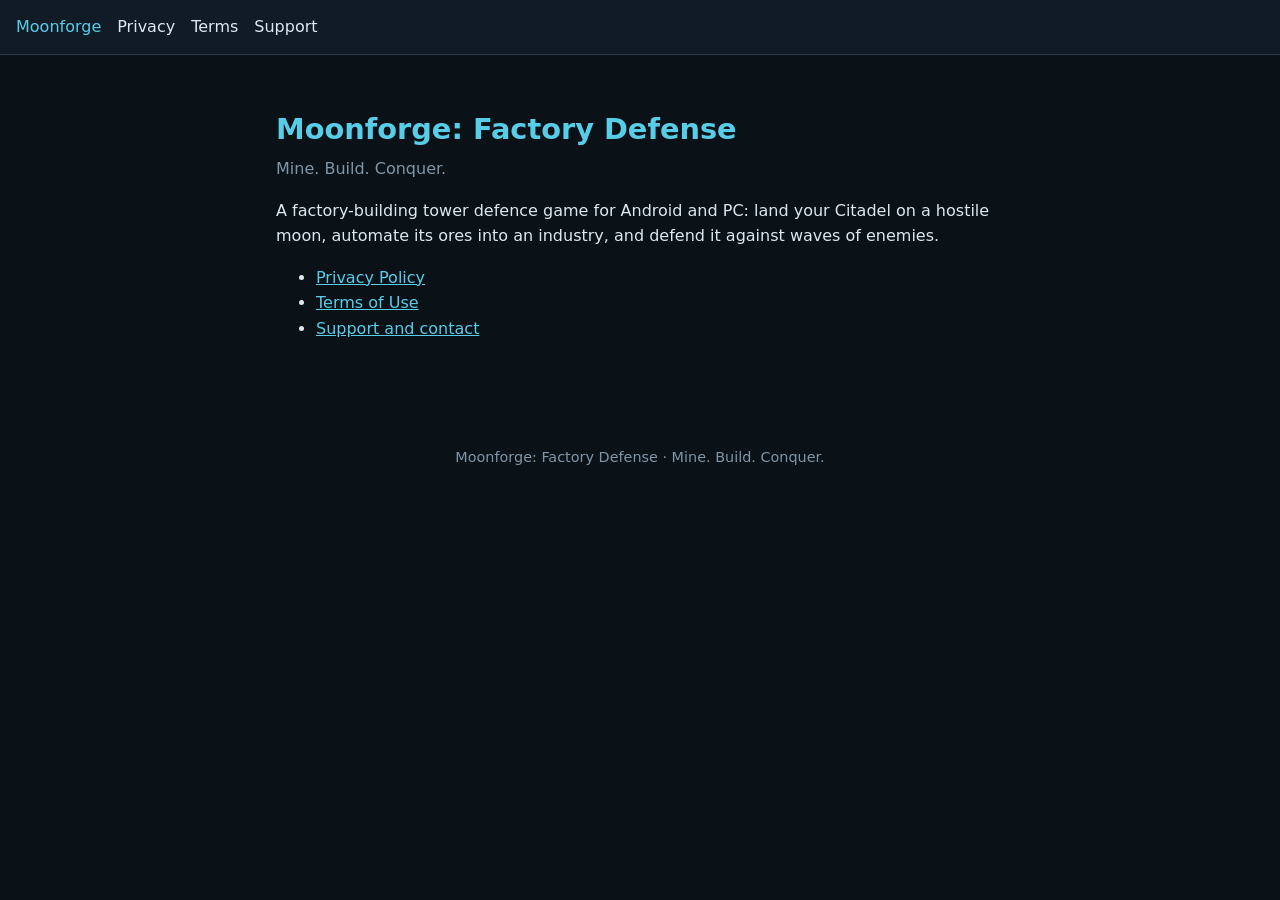
<file: index.html>
<!doctype html>
<html lang="en-GB">
<head>
<meta charset="utf-8">
<meta name="viewport" content="width=device-width, initial-scale=1">
<title>Home · Moonforge: Factory Defense</title>
<link rel="stylesheet" href="style.css">
</head>
<body>
<nav><a href="index.html" aria-current="page">Moonforge</a><a href="privacy.html">Privacy</a><a href="terms.html">Terms</a><a href="support.html">Support</a></nav>
<main>
<h1>Moonforge: Factory Defense</h1>
<p class="updated">Mine. Build. Conquer.</p>
<p>A factory-building tower defence game for Android and PC: land your Citadel on a hostile moon, automate its ores
into an industry, and defend it against waves of enemies.</p>
<ul>
<li><a href="privacy.html">Privacy Policy</a></li>
<li><a href="terms.html">Terms of Use</a></li>
<li><a href="support.html">Support and contact</a></li>
</ul>
</main>
<footer>Moonforge: Factory Defense · Mine. Build. Conquer.</footer>
</body>
</html>
</file>
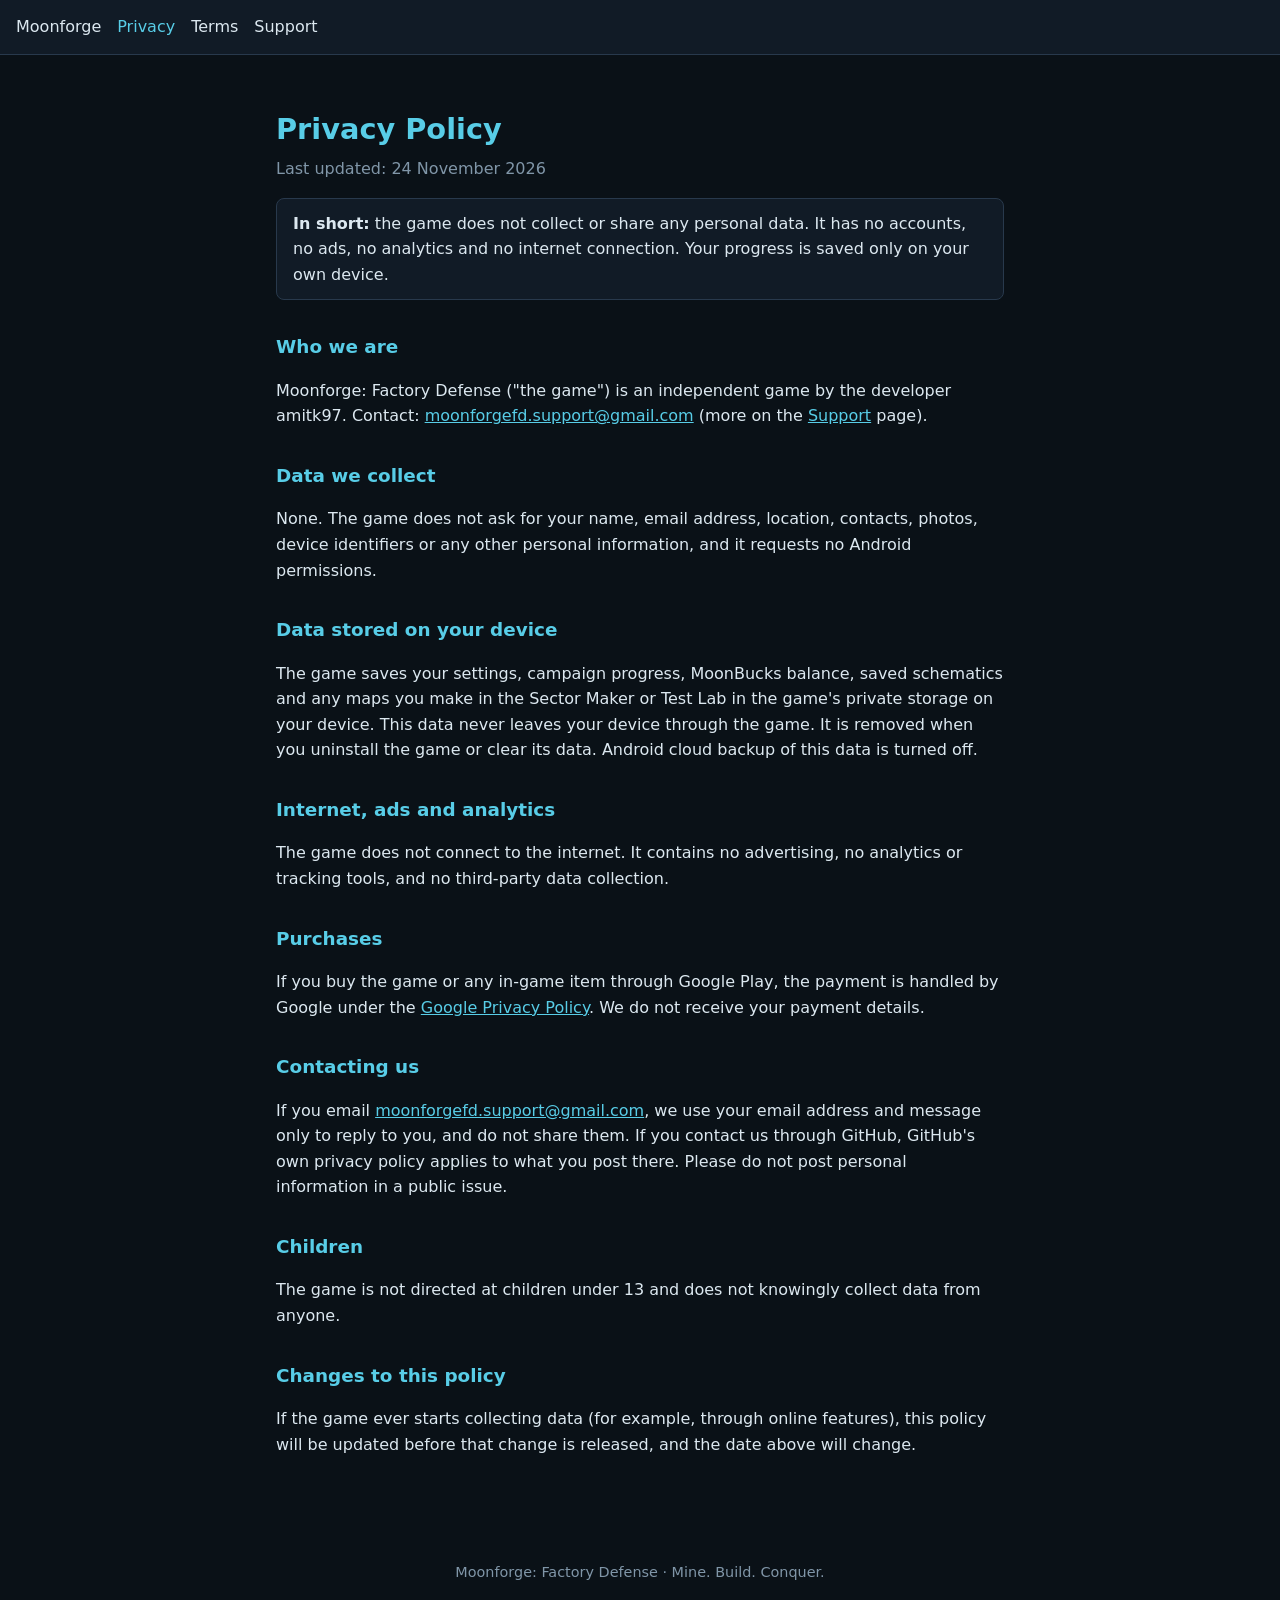
<file: privacy.html>
<!doctype html>
<html lang="en-GB">
<head>
<meta charset="utf-8">
<meta name="viewport" content="width=device-width, initial-scale=1">
<title>Privacy Policy · Moonforge: Factory Defense</title>
<link rel="stylesheet" href="style.css">
</head>
<body>
<nav><a href="index.html">Moonforge</a><a href="privacy.html" aria-current="page">Privacy</a><a href="terms.html">Terms</a><a href="support.html">Support</a></nav>
<main>
<h1>Privacy Policy</h1>
<p class="updated">Last updated: 24 November 2026</p>
<div class="box"><strong>In short:</strong> the game does not collect or share any personal data. It has no accounts,
no ads, no analytics and no internet connection. Your progress is saved only on your own device.</div>
<h2>Who we are</h2>
<p>Moonforge: Factory Defense ("the game") is an independent game by the developer amitk97. Contact: <a href="mailto:moonforgefd.support@gmail.com">moonforgefd.support@gmail.com</a> (more on the
<a href="support.html">Support</a> page).</p>
<h2>Data we collect</h2>
<p>None. The game does not ask for your name, email address, location, contacts, photos, device identifiers or any
other personal information, and it requests no Android permissions.</p>
<h2>Data stored on your device</h2>
<p>The game saves your settings, campaign progress, MoonBucks balance, saved schematics and any maps you make in the
Sector Maker or Test Lab in the game's private storage on your device. This data never leaves your device through
the game. It is removed when you uninstall the game or clear its data. Android cloud backup of this data is turned
off.</p>
<h2>Internet, ads and analytics</h2>
<p>The game does not connect to the internet. It contains no advertising, no analytics or tracking tools, and no
third-party data collection.</p>
<h2>Purchases</h2>
<p>If you buy the game or any in-game item through Google Play, the payment is handled by Google under the
<a href="https://policies.google.com/privacy">Google Privacy Policy</a>. We do not receive your payment details.</p>
<h2>Contacting us</h2>
<p>If you email <a href="mailto:moonforgefd.support@gmail.com">moonforgefd.support@gmail.com</a>, we use your email address and message only to reply to you, and do not share them.
If you contact us through GitHub, GitHub's own privacy policy applies to what you post there. Please do not post
personal information in a public issue.</p>
<h2>Children</h2>
<p>The game is not directed at children under 13 and does not knowingly collect data from anyone.</p>
<h2>Changes to this policy</h2>
<p>If the game ever starts collecting data (for example, through online features), this policy will be updated
before that change is released, and the date above will change.</p>
</main>
<footer>Moonforge: Factory Defense · Mine. Build. Conquer.</footer>
</body>
</html>
</file>
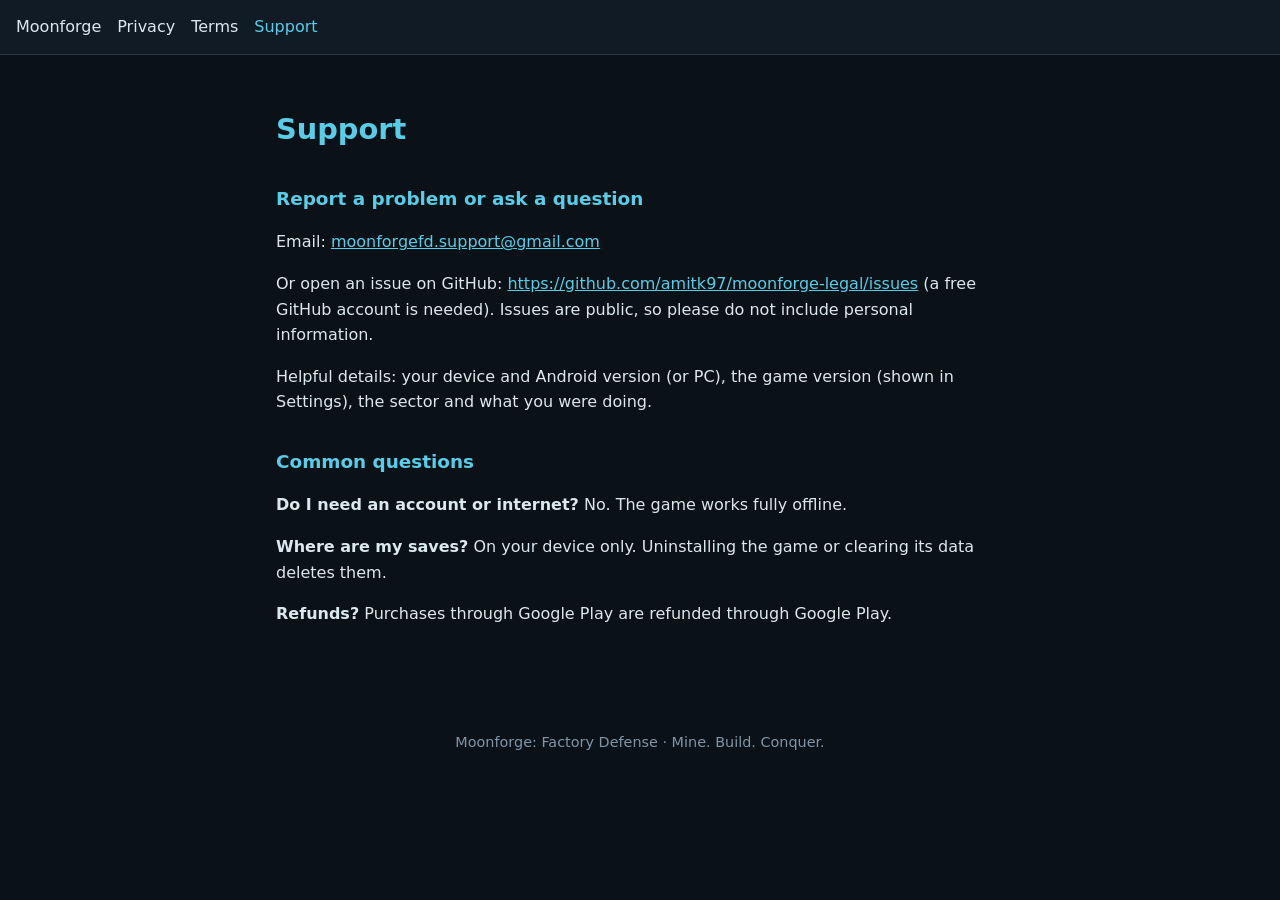
<file: support.html>
<!doctype html>
<html lang="en-GB">
<head>
<meta charset="utf-8">
<meta name="viewport" content="width=device-width, initial-scale=1">
<title>Support · Moonforge: Factory Defense</title>
<link rel="stylesheet" href="style.css">
</head>
<body>
<nav><a href="index.html">Moonforge</a><a href="privacy.html">Privacy</a><a href="terms.html">Terms</a><a href="support.html" aria-current="page">Support</a></nav>
<main>
<h1>Support</h1>
<h2>Report a problem or ask a question</h2>
<p>Email: <a href="mailto:moonforgefd.support@gmail.com">moonforgefd.support@gmail.com</a></p>
<p>Or open an issue on GitHub: <a href="https://github.com/amitk97/moonforge-legal/issues">https://github.com/amitk97/moonforge-legal/issues</a> (a free GitHub account is needed). Issues are public, so
please do not include personal information.</p>
<p>Helpful details: your device and Android version (or PC), the game version (shown in Settings), the sector and
what you were doing.</p>
<h2>Common questions</h2>
<p><strong>Do I need an account or internet?</strong> No. The game works fully offline.</p>
<p><strong>Where are my saves?</strong> On your device only. Uninstalling the game or clearing its data deletes them.</p>
<p><strong>Refunds?</strong> Purchases through Google Play are refunded through Google Play.</p>
</main>
<footer>Moonforge: Factory Defense · Mine. Build. Conquer.</footer>
</body>
</html>
</file>
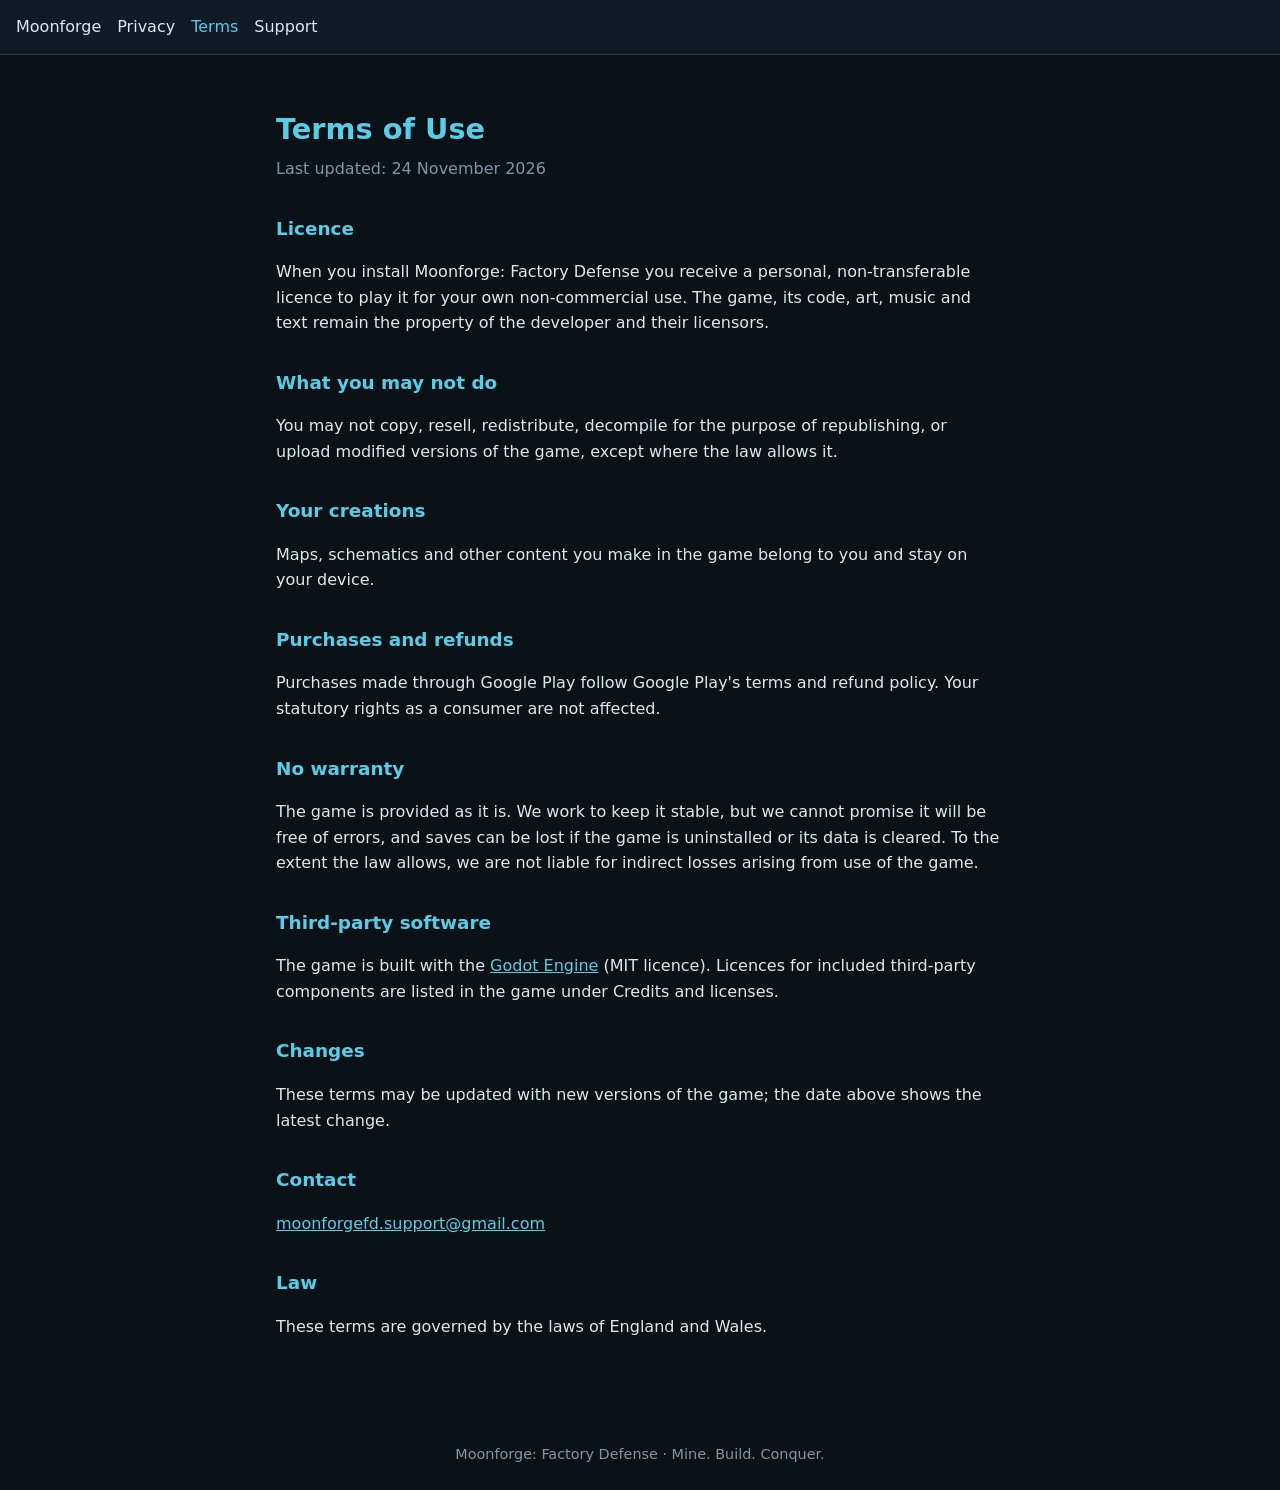
<file: terms.html>
<!doctype html>
<html lang="en-GB">
<head>
<meta charset="utf-8">
<meta name="viewport" content="width=device-width, initial-scale=1">
<title>Terms of Use · Moonforge: Factory Defense</title>
<link rel="stylesheet" href="style.css">
</head>
<body>
<nav><a href="index.html">Moonforge</a><a href="privacy.html">Privacy</a><a href="terms.html" aria-current="page">Terms</a><a href="support.html">Support</a></nav>
<main>
<h1>Terms of Use</h1>
<p class="updated">Last updated: 24 November 2026</p>
<h2>Licence</h2>
<p>When you install Moonforge: Factory Defense you receive a personal, non-transferable licence to play it for your
own non-commercial use. The game, its code, art, music and text remain the property of the developer and their
licensors.</p>
<h2>What you may not do</h2>
<p>You may not copy, resell, redistribute, decompile for the purpose of republishing, or upload modified versions of
the game, except where the law allows it.</p>
<h2>Your creations</h2>
<p>Maps, schematics and other content you make in the game belong to you and stay on your device.</p>
<h2>Purchases and refunds</h2>
<p>Purchases made through Google Play follow Google Play's terms and refund policy. Your statutory rights as a
consumer are not affected.</p>
<h2>No warranty</h2>
<p>The game is provided as it is. We work to keep it stable, but we cannot promise it will be free of errors, and
saves can be lost if the game is uninstalled or its data is cleared. To the extent the law allows, we are not
liable for indirect losses arising from use of the game.</p>
<h2>Third-party software</h2>
<p>The game is built with the <a href="https://godotengine.org/license/">Godot Engine</a> (MIT licence). Licences
for included third-party components are listed in the game under Credits and licenses.</p>
<h2>Changes</h2>
<p>These terms may be updated with new versions of the game; the date above shows the latest change.</p>
<h2>Contact</h2>
<p><a href="mailto:moonforgefd.support@gmail.com">moonforgefd.support@gmail.com</a></p>
<h2>Law</h2>
<p>These terms are governed by the laws of England and Wales.</p>
</main>
<footer>Moonforge: Factory Defense · Mine. Build. Conquer.</footer>
</body>
</html>
</file>
<file: style.css>
:root { --bg:#0a1117; --panel:#111b26; --border:#28394c; --text:#dce8f0; --dim:#8096a8; --accent:#58cde7; }
* { box-sizing:border-box; }
body { margin:0; background:var(--bg); color:var(--text); font:16px/1.6 system-ui,-apple-system,"Segoe UI",Roboto,sans-serif; }
main { max-width:760px; margin:0 auto; padding:32px 16px 64px; }
nav { display:flex; flex-wrap:wrap; gap:16px; padding:14px 16px; border-bottom:1px solid var(--border); background:var(--panel); }
nav a { color:var(--text); text-decoration:none; }
nav a:hover, nav a[aria-current] { color:var(--accent); }
h1 { color:var(--accent); font-size:1.8rem; margin-bottom:4px; }
h2 { color:var(--accent); font-size:1.15rem; margin-top:2rem; }
.updated { color:var(--dim); margin-top:0; }
.box { background:var(--panel); border:1px solid var(--border); border-radius:8px; padding:12px 16px; }
a { color:var(--accent); }
footer { color:var(--dim); font-size:.9rem; text-align:center; padding:24px 16px; }
</file>
